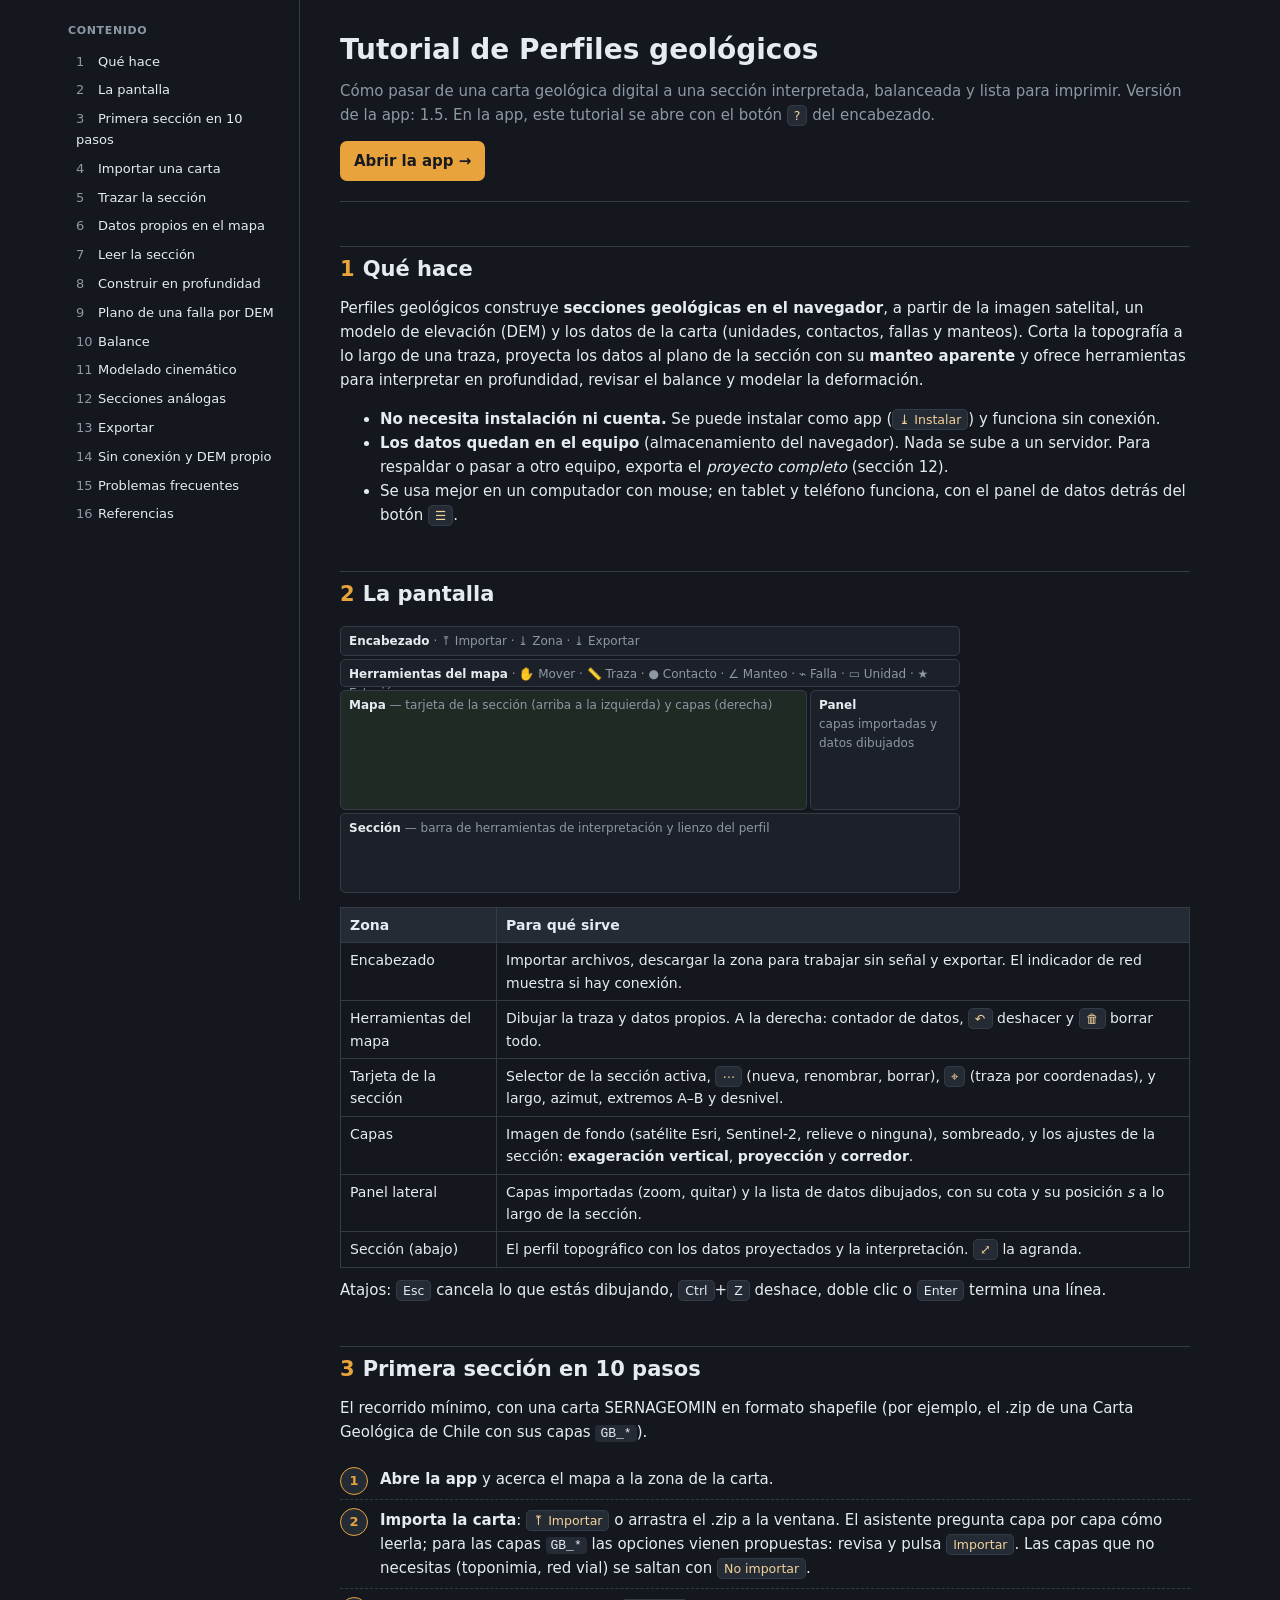
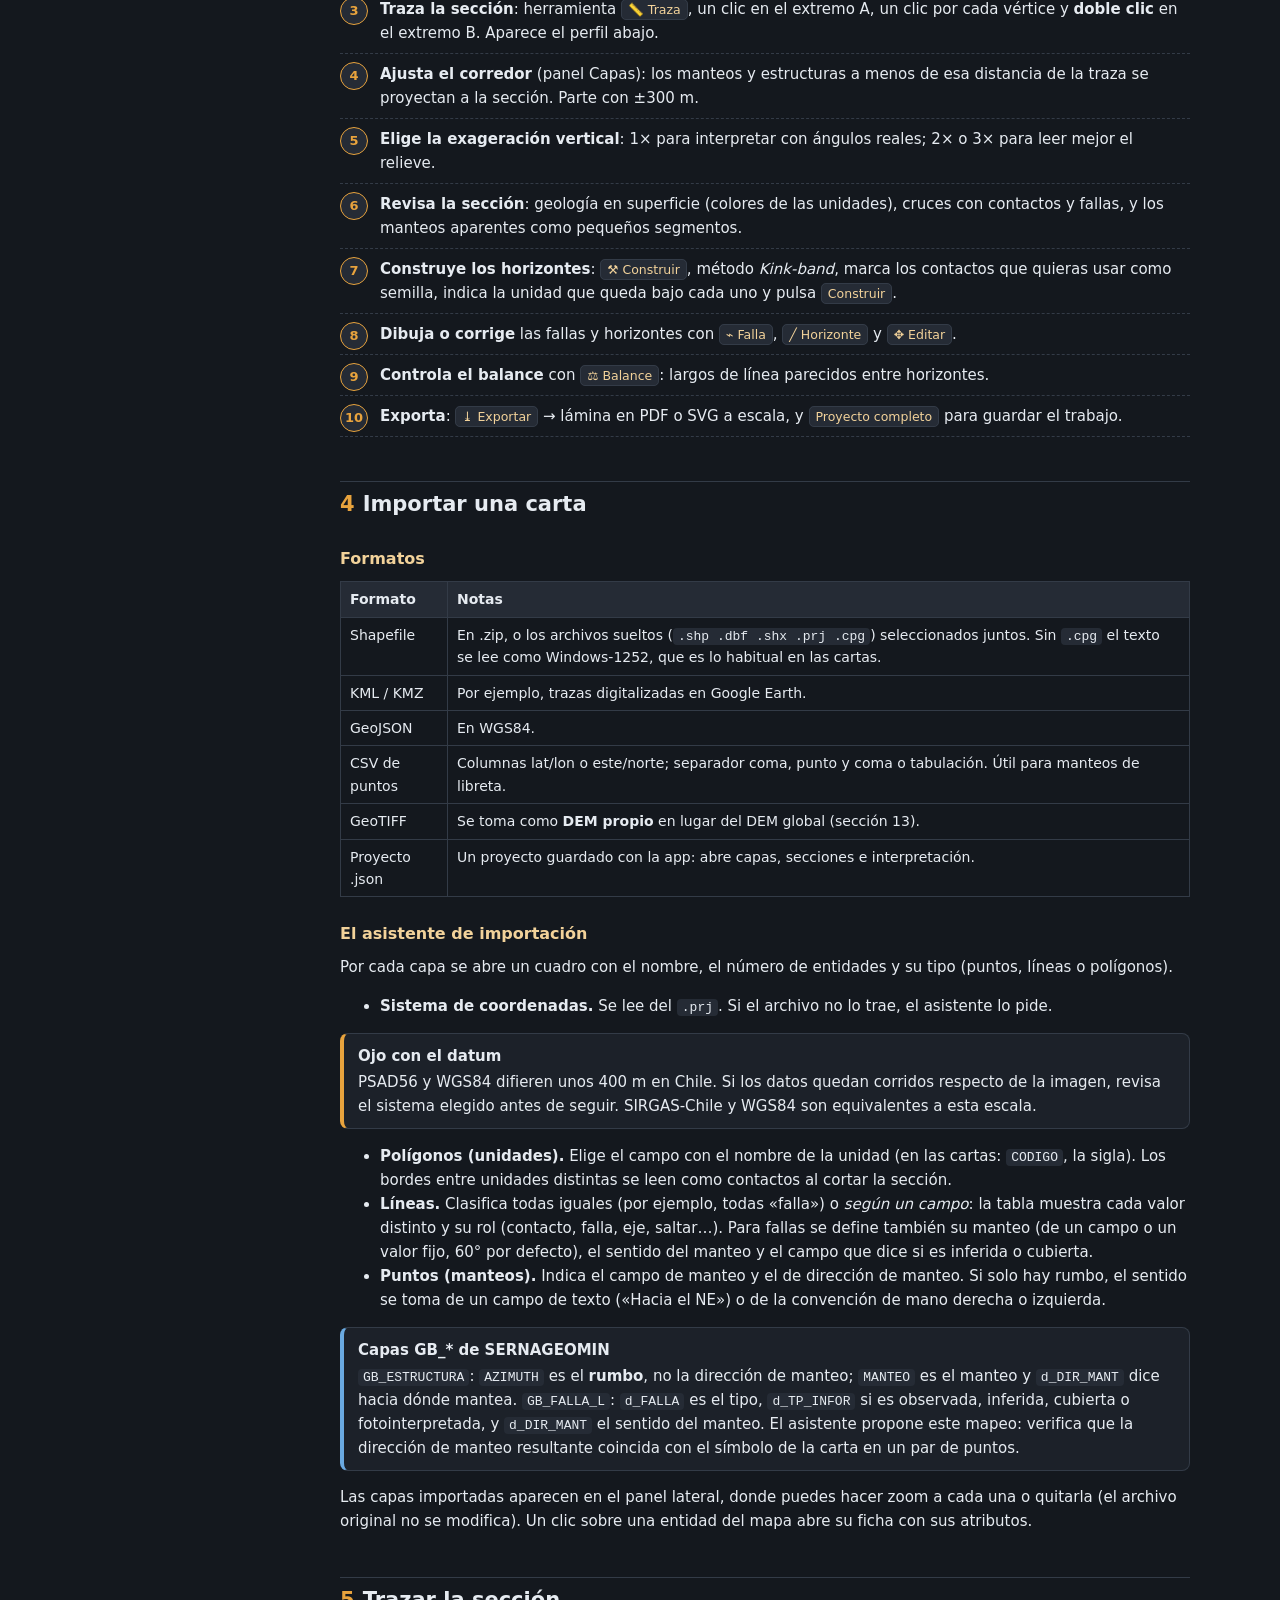
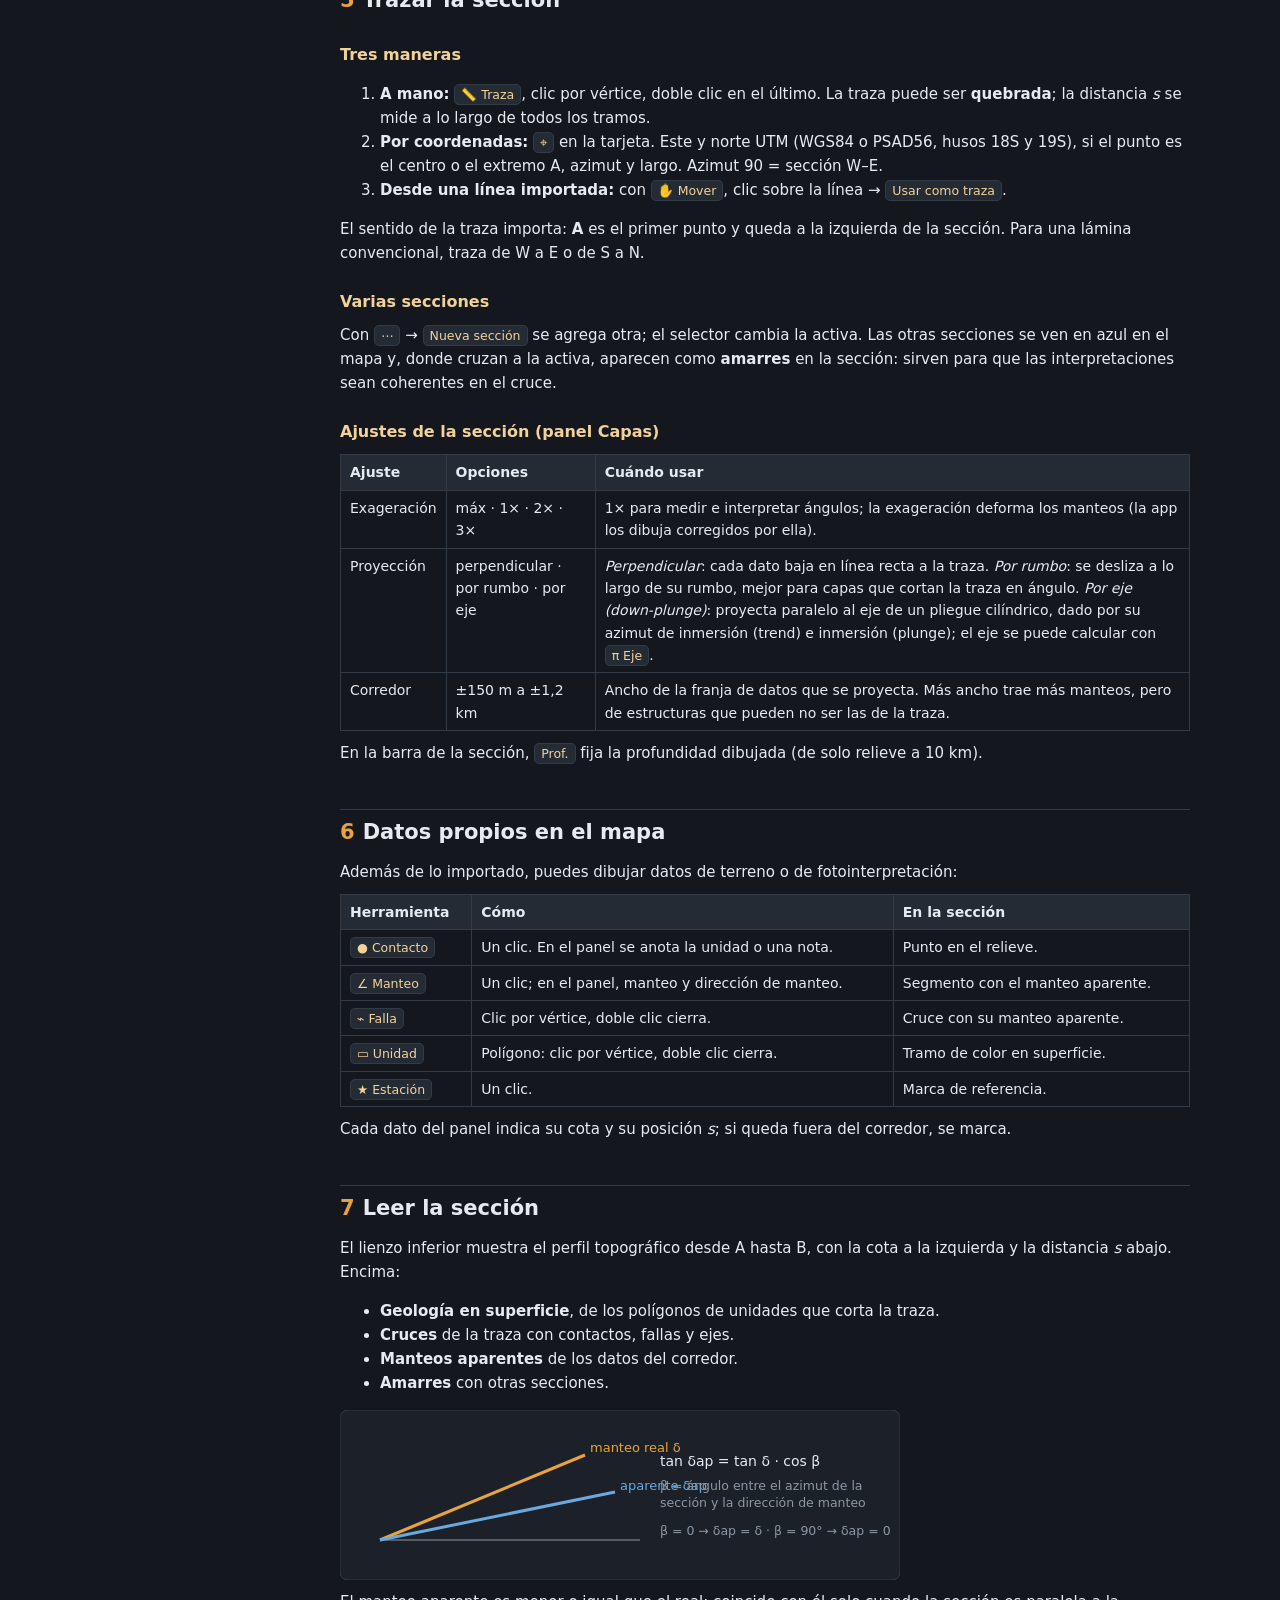
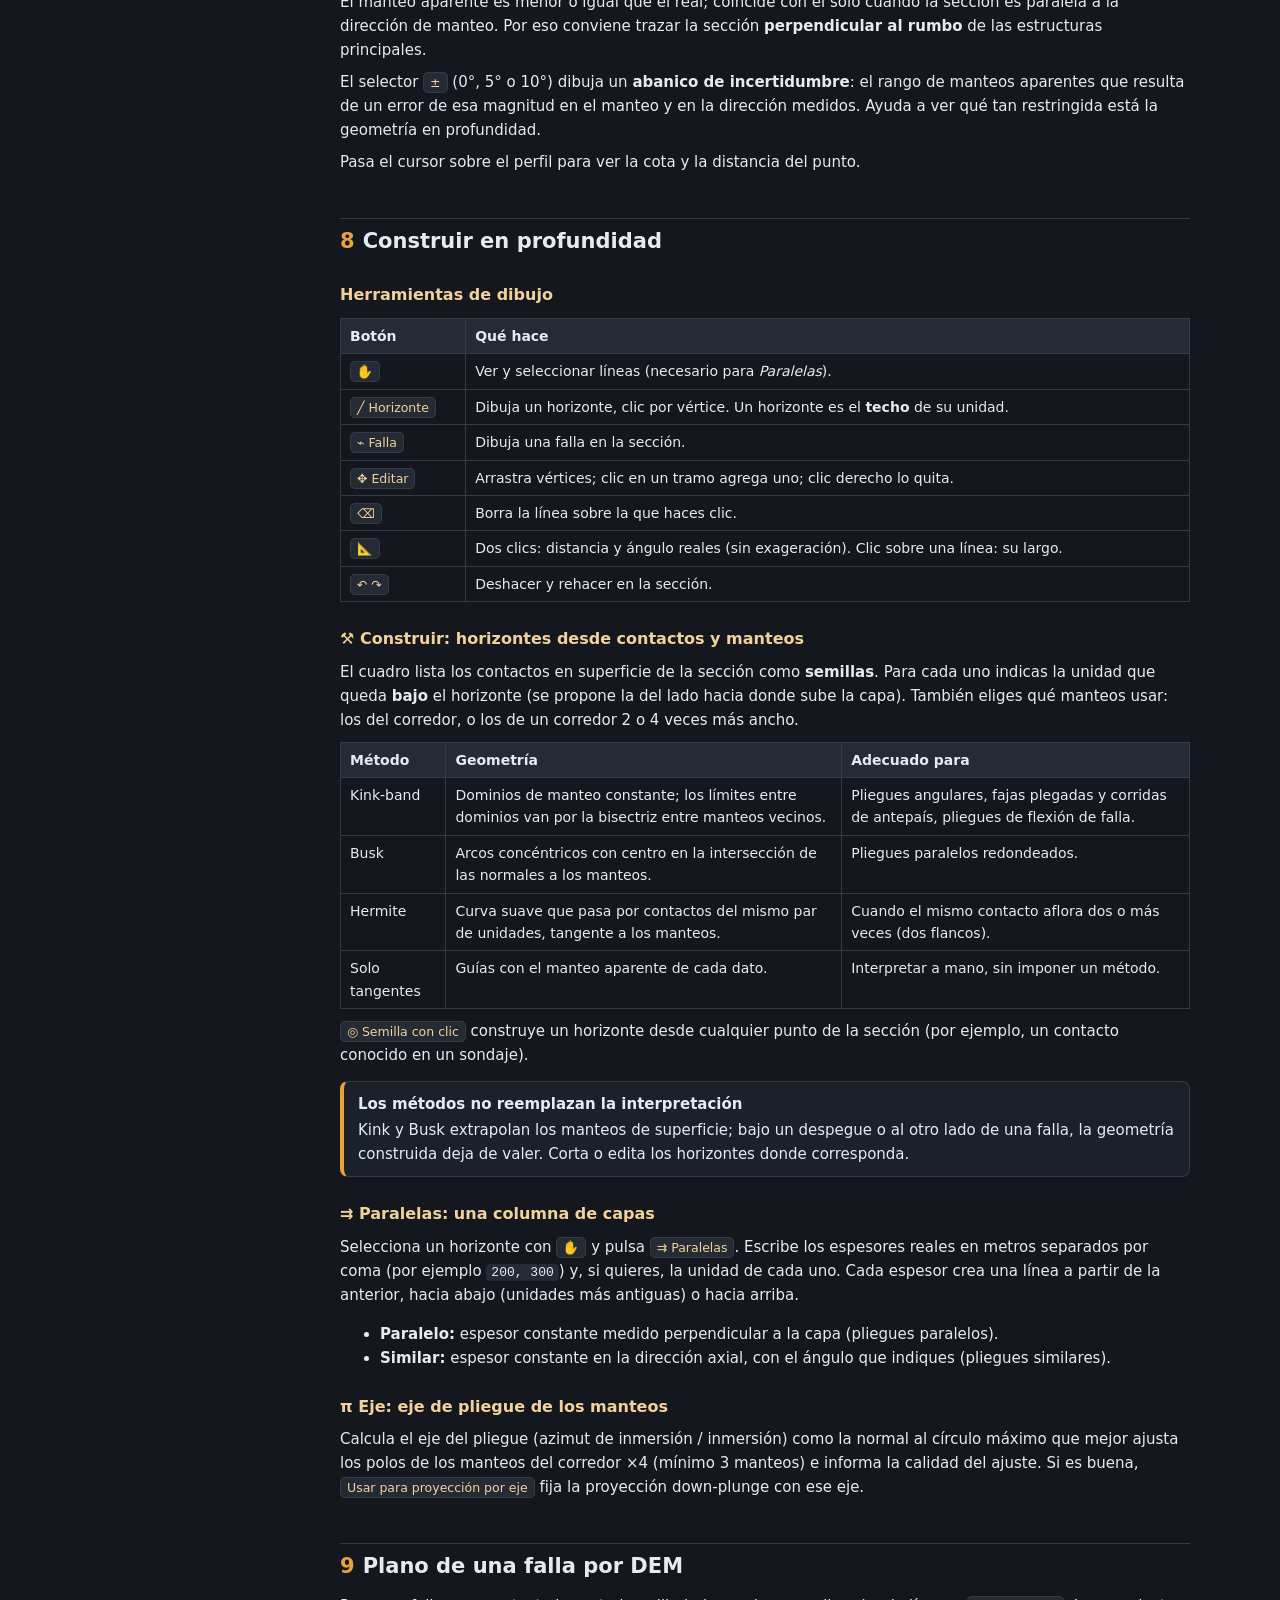
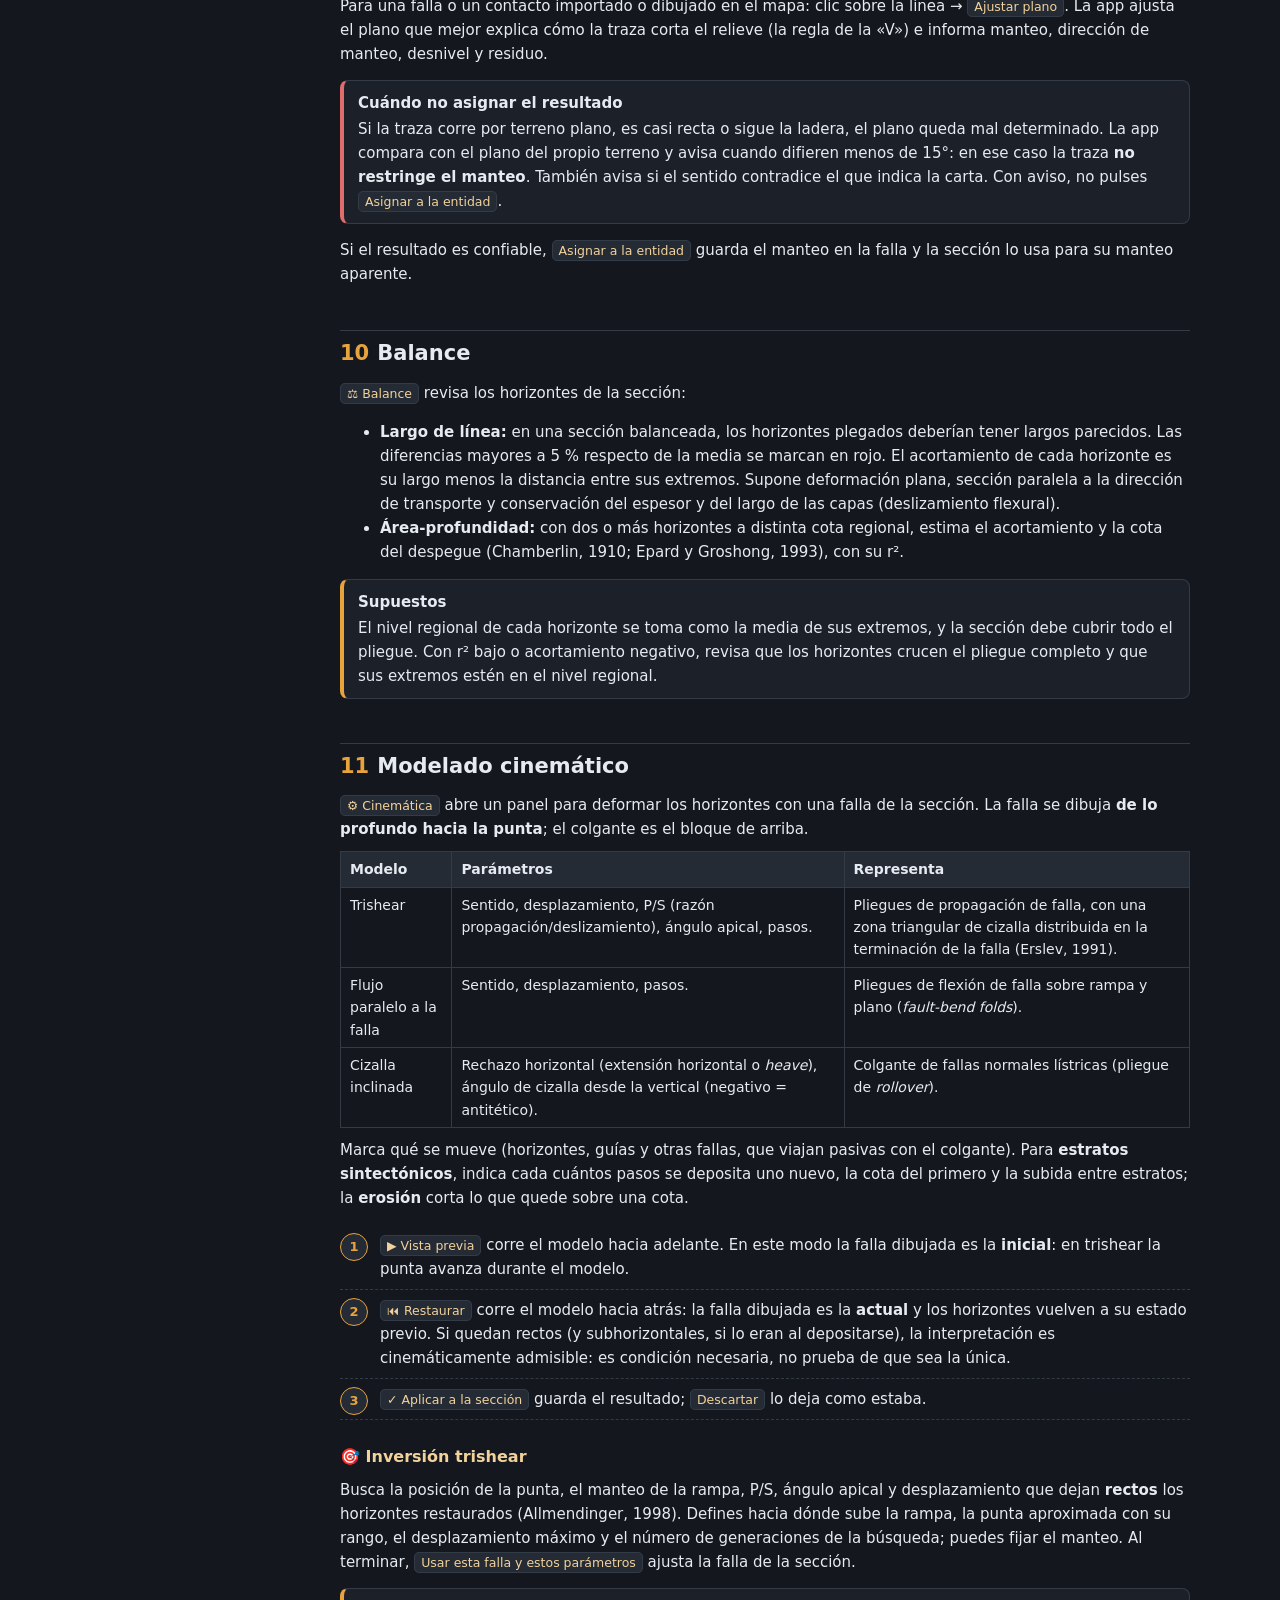
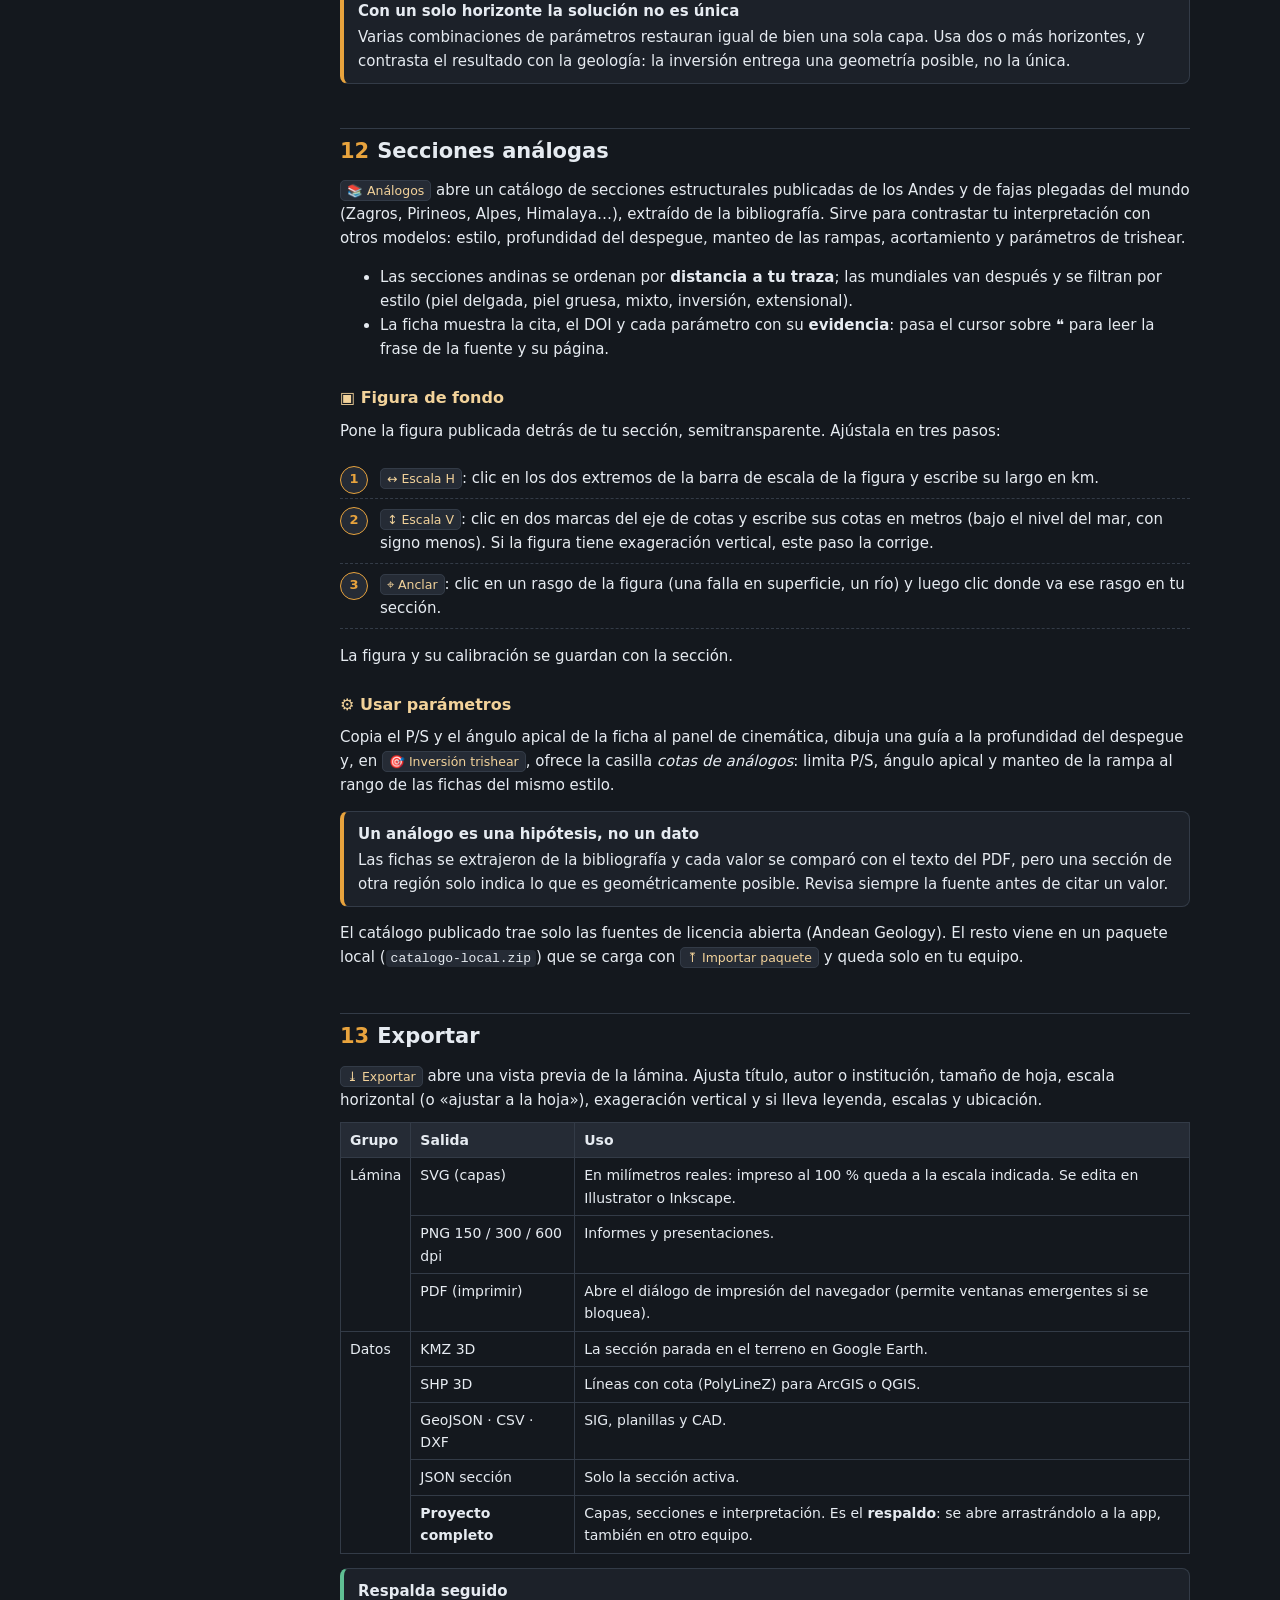
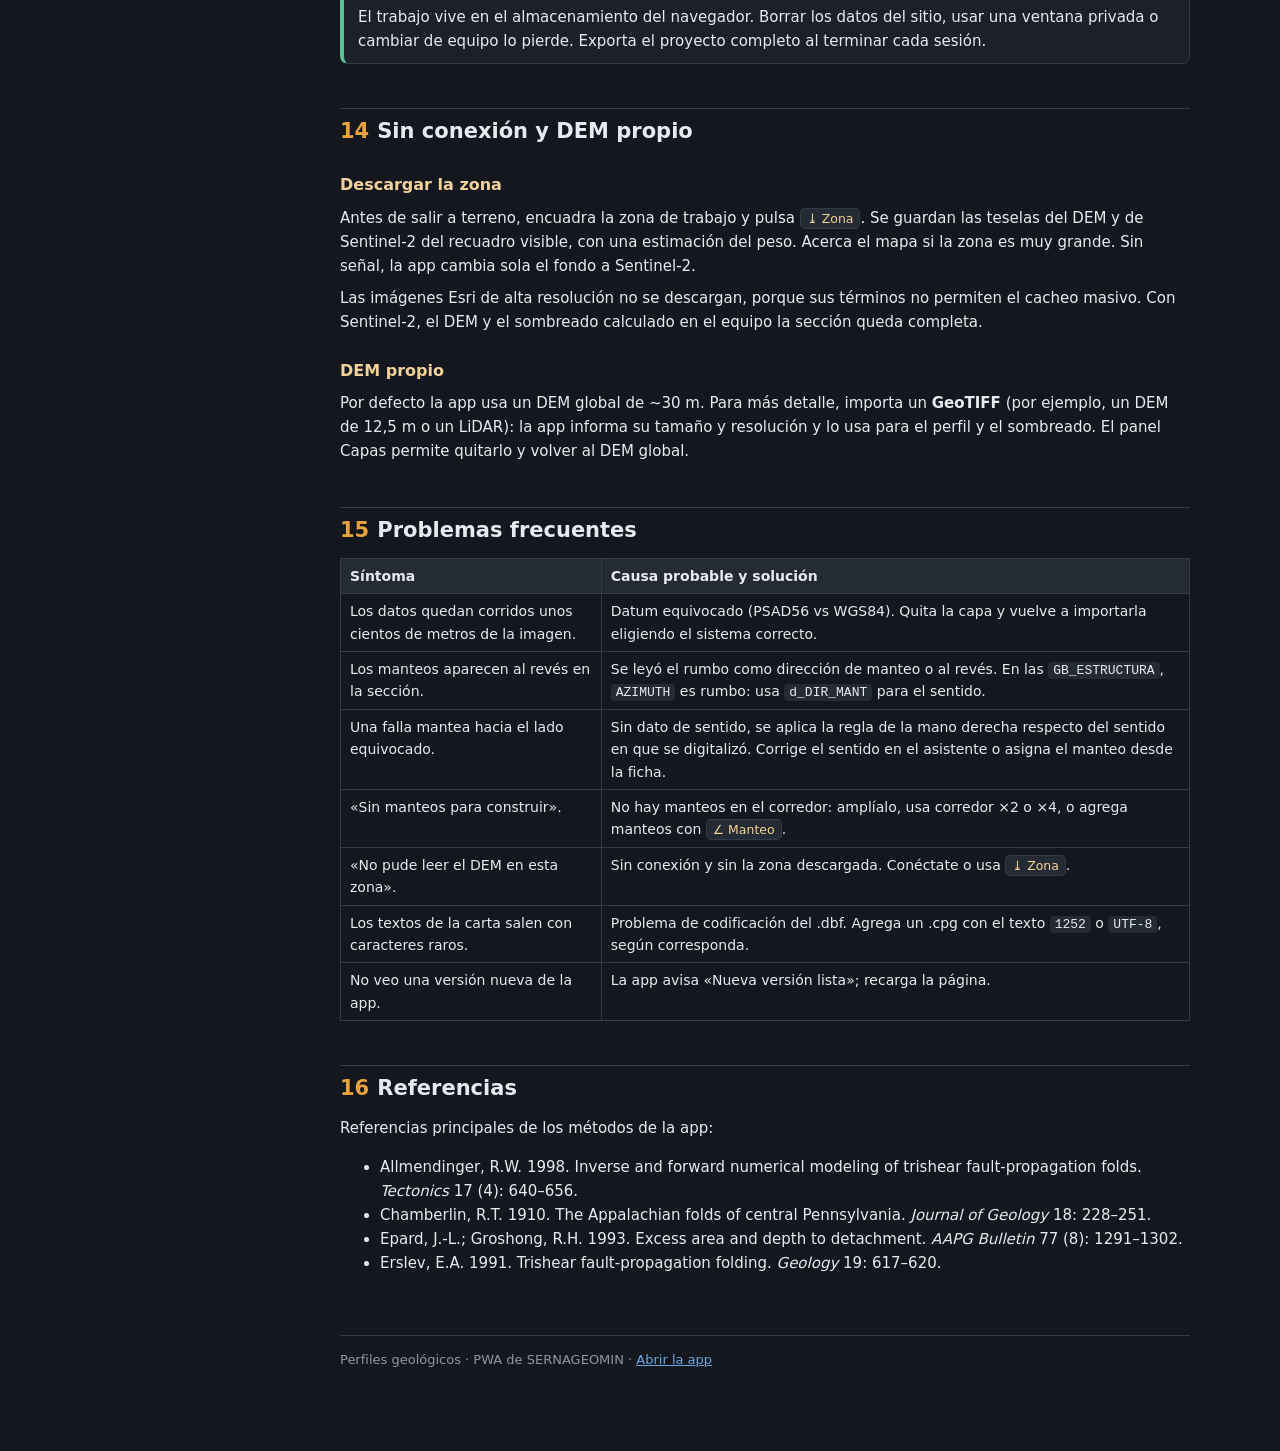
<file: tutorial.html>
<!DOCTYPE html>
<html lang="es">
<head>
<meta charset="UTF-8">
<meta name="viewport" content="width=device-width, initial-scale=1.0">
<title>Tutorial · Perfiles geológicos</title>
<meta name="description" content="Guía paso a paso de la PWA Perfiles geológicos: importar una carta, trazar la sección, construir en profundidad, balancear, modelar y exportar.">
<meta name="theme-color" content="#14181e">
<meta name="color-scheme" content="dark">
<link rel="icon" href="icons/icon-192.png" sizes="192x192" type="image/png">
<style>
:root{--bg:#14181e;--panel:#1c2129;--panel2:#252b35;--line:#333b47;--ink:#e6ebf1;--muted:#8d98a5;--accent:#e8a33d;--ok:#5fbf93;--bad:#e06c6c;--blue:#6aa9e0}
*{box-sizing:border-box}
html{scroll-behavior:smooth;scroll-padding-top:16px}
body{margin:0;background:var(--bg);color:var(--ink);font:15px/1.6 "Segoe UI",system-ui,sans-serif}
.wrap{display:grid;grid-template-columns:250px minmax(0,1fr);max-width:1180px;margin:0 auto}
nav.toc{position:sticky;top:0;align-self:start;height:100vh;overflow:auto;padding:22px 14px 30px 18px;border-right:1px solid var(--line);font-size:13px}
nav.toc b{display:block;color:var(--muted);font-size:11px;text-transform:uppercase;letter-spacing:.06em;margin:0 0 8px}
nav.toc a{display:block;color:var(--ink);text-decoration:none;padding:4px 8px;border-radius:6px}
nav.toc a:hover{background:var(--panel2)}
nav.toc a span{color:var(--muted);display:inline-block;width:22px}
main{padding:28px 40px 80px;min-width:0}
header.hero{border-bottom:1px solid var(--line);padding-bottom:20px;margin-bottom:10px}
h1{font-size:28px;margin:0 0 6px}
h2{font-size:21px;margin:44px 0 10px;padding-top:6px;border-top:1px solid var(--line)}
h2 .n{color:var(--accent);margin-right:8px}
h3{font-size:16px;margin:24px 0 6px;color:#f2d29a}
p{margin:8px 0}
a{color:var(--blue)}
.sub{color:var(--muted);margin:0}
.btnlink{display:inline-block;margin-top:14px;background:var(--accent);color:#161a20;font-weight:700;text-decoration:none;padding:8px 14px;border-radius:7px}
kbd,.ui{font:12.5px/1 "Segoe UI",system-ui,sans-serif;background:var(--panel2);border:1px solid var(--line);border-radius:5px;padding:2px 6px;white-space:nowrap}
.ui{color:#f2d29a}
code{font:13px Consolas,monospace;background:var(--panel2);padding:1px 5px;border-radius:4px}
ol.steps{counter-reset:s;list-style:none;padding:0}
ol.steps>li{counter-increment:s;position:relative;padding:8px 0 8px 40px;border-bottom:1px dashed var(--line)}
ol.steps>li::before{content:counter(s);position:absolute;left:0;top:8px;width:26px;height:26px;border-radius:50%;background:var(--panel2);border:1px solid var(--accent);color:var(--accent);font-weight:700;font-size:13px;display:flex;align-items:center;justify-content:center}
.box{background:var(--panel);border:1px solid var(--line);border-left:4px solid var(--blue);border-radius:8px;padding:10px 14px;margin:14px 0}
.box.warn{border-left-color:var(--accent)}
.box.bad{border-left-color:var(--bad)}
.box.ok{border-left-color:var(--ok)}
.box>b:first-child{display:block;margin-bottom:2px}
table{border-collapse:collapse;width:100%;margin:10px 0;font-size:14px}
th,td{border:1px solid var(--line);padding:6px 9px;text-align:left;vertical-align:top}
th{background:var(--panel2);font-weight:600}
.screen{display:grid;grid-template-columns:1fr 150px;grid-template-rows:30px 28px 120px 80px;gap:3px;max-width:620px;margin:14px 0;font-size:12px}
.screen div{background:var(--panel);border:1px solid var(--line);border-radius:5px;padding:5px 8px;color:var(--muted)}
.screen div b{color:var(--ink)}
.screen .h{grid-column:1/3}.screen .t{grid-column:1/3}.screen .f{grid-column:1/3}
.screen .m{background:#1f2a24}
.fig{display:block;max-width:100%;height:auto;margin:10px 0}
footer{margin-top:60px;color:var(--muted);font-size:13px;border-top:1px solid var(--line);padding-top:14px}
@media (max-width:860px){
  .wrap{display:block}
  nav.toc{position:static;height:auto;border-right:0;border-bottom:1px solid var(--line);padding:14px 16px;columns:2;column-gap:12px}
  nav.toc b{column-span:all}
  main{padding:20px 16px 60px}
  h1{font-size:23px}
  table{display:block;overflow-x:auto}
  .screen{grid-template-columns:1fr 90px}
}
@media print{nav.toc{display:none}.wrap{display:block}body{background:#fff;color:#111}.box,th,.screen div{background:#f4f4f4;color:#111}h3{color:#7a4b00}}
</style>
</head>
<body>
<div class="wrap">
<nav class="toc" aria-label="Contenido">
  <b>Contenido</b>
  <a href="#que"><span>1</span>Qué hace</a>
  <a href="#pantalla"><span>2</span>La pantalla</a>
  <a href="#rapido"><span>3</span>Primera sección en 10 pasos</a>
  <a href="#importar"><span>4</span>Importar una carta</a>
  <a href="#traza"><span>5</span>Trazar la sección</a>
  <a href="#datos"><span>6</span>Datos propios en el mapa</a>
  <a href="#leer"><span>7</span>Leer la sección</a>
  <a href="#construir"><span>8</span>Construir en profundidad</a>
  <a href="#plano"><span>9</span>Plano de una falla por DEM</a>
  <a href="#balance"><span>10</span>Balance</a>
  <a href="#cinematica"><span>11</span>Modelado cinemático</a>
  <a href="#analogos"><span>12</span>Secciones análogas</a>
  <a href="#exportar"><span>13</span>Exportar</a>
  <a href="#offline"><span>14</span>Sin conexión y DEM propio</a>
  <a href="#problemas"><span>15</span>Problemas frecuentes</a>
  <a href="#refs"><span>16</span>Referencias</a>
</nav>

<main>
<header class="hero">
  <h1>Tutorial de Perfiles geológicos</h1>
  <p class="sub">Cómo pasar de una carta geológica digital a una sección interpretada, balanceada y lista para imprimir. Versión de la app: 1.5. En la app, este tutorial se abre con el botón <span class="ui">?</span> del encabezado.</p>
  <a class="btnlink" href="./">Abrir la app →</a>
</header>

<!-- 1 -->
<h2 id="que"><span class="n">1</span>Qué hace</h2>
<p>Perfiles geológicos construye <b>secciones geológicas en el navegador</b>, a partir de la imagen satelital, un modelo de elevación (DEM) y los datos de la carta (unidades, contactos, fallas y manteos). Corta la topografía a lo largo de una traza, proyecta los datos al plano de la sección con su <b>manteo aparente</b> y ofrece herramientas para interpretar en profundidad, revisar el balance y modelar la deformación.</p>
<ul>
  <li><b>No necesita instalación ni cuenta.</b> Se puede instalar como app (<span class="ui">⤓ Instalar</span>) y funciona sin conexión.</li>
  <li><b>Los datos quedan en el equipo</b> (almacenamiento del navegador). Nada se sube a un servidor. Para respaldar o pasar a otro equipo, exporta el <i>proyecto completo</i> (sección 12).</li>
  <li>Se usa mejor en un computador con mouse; en tablet y teléfono funciona, con el panel de datos detrás del botón <span class="ui">☰</span>.</li>
</ul>

<!-- 2 -->
<h2 id="pantalla"><span class="n">2</span>La pantalla</h2>
<div class="screen" aria-hidden="true">
  <div class="h"><b>Encabezado</b> · ⤒ Importar · ⤓ Zona · ⤓ Exportar</div>
  <div class="t"><b>Herramientas del mapa</b> · ✋ Mover · 📏 Traza · ● Contacto · ∠ Manteo · ⌁ Falla · ▭ Unidad · ★ Estación</div>
  <div class="m"><b>Mapa</b> — tarjeta de la sección (arriba a la izquierda) y capas (derecha)</div>
  <div><b>Panel</b><br>capas importadas y datos dibujados</div>
  <div class="f"><b>Sección</b> — barra de herramientas de interpretación y lienzo del perfil</div>
</div>
<table>
  <tr><th>Zona</th><th>Para qué sirve</th></tr>
  <tr><td>Encabezado</td><td>Importar archivos, descargar la zona para trabajar sin señal y exportar. El indicador de red muestra si hay conexión.</td></tr>
  <tr><td>Herramientas del mapa</td><td>Dibujar la traza y datos propios. A la derecha: contador de datos, <span class="ui">↶</span> deshacer y <span class="ui">🗑</span> borrar todo.</td></tr>
  <tr><td>Tarjeta de la sección</td><td>Selector de la sección activa, <span class="ui">⋯</span> (nueva, renombrar, borrar), <span class="ui">⌖</span> (traza por coordenadas), y largo, azimut, extremos A–B y desnivel.</td></tr>
  <tr><td>Capas</td><td>Imagen de fondo (satélite Esri, Sentinel-2, relieve o ninguna), sombreado, y los ajustes de la sección: <b>exageración vertical</b>, <b>proyección</b> y <b>corredor</b>.</td></tr>
  <tr><td>Panel lateral</td><td>Capas importadas (zoom, quitar) y la lista de datos dibujados, con su cota y su posición <i>s</i> a lo largo de la sección.</td></tr>
  <tr><td>Sección (abajo)</td><td>El perfil topográfico con los datos proyectados y la interpretación. <span class="ui">⤢</span> la agranda.</td></tr>
</table>
<p>Atajos: <kbd>Esc</kbd> cancela lo que estás dibujando, <kbd>Ctrl</kbd>+<kbd>Z</kbd> deshace, doble clic o <kbd>Enter</kbd> termina una línea.</p>

<!-- 3 -->
<h2 id="rapido"><span class="n">3</span>Primera sección en 10 pasos</h2>
<p>El recorrido mínimo, con una carta SERNAGEOMIN en formato shapefile (por ejemplo, el .zip de una Carta Geológica de Chile con sus capas <code>GB_*</code>).</p>
<ol class="steps">
  <li><b>Abre la app</b> y acerca el mapa a la zona de la carta.</li>
  <li><b>Importa la carta</b>: <span class="ui">⤒ Importar</span> o arrastra el .zip a la ventana. El asistente pregunta capa por capa cómo leerla; para las capas <code>GB_*</code> las opciones vienen propuestas: revisa y pulsa <span class="ui">Importar</span>. Las capas que no necesitas (toponimia, red vial) se saltan con <span class="ui">No importar</span>.</li>
  <li><b>Traza la sección</b>: herramienta <span class="ui">📏 Traza</span>, un clic en el extremo A, un clic por cada vértice y <b>doble clic</b> en el extremo B. Aparece el perfil abajo.</li>
  <li><b>Ajusta el corredor</b> (panel Capas): los manteos y estructuras a menos de esa distancia de la traza se proyectan a la sección. Parte con ±300 m.</li>
  <li><b>Elige la exageración vertical</b>: 1× para interpretar con ángulos reales; 2× o 3× para leer mejor el relieve.</li>
  <li><b>Revisa la sección</b>: geología en superficie (colores de las unidades), cruces con contactos y fallas, y los manteos aparentes como pequeños segmentos.</li>
  <li><b>Construye los horizontes</b>: <span class="ui">⚒ Construir</span>, método <i>Kink-band</i>, marca los contactos que quieras usar como semilla, indica la unidad que queda bajo cada uno y pulsa <span class="ui">Construir</span>.</li>
  <li><b>Dibuja o corrige</b> las fallas y horizontes con <span class="ui">⌁ Falla</span>, <span class="ui">╱ Horizonte</span> y <span class="ui">✥ Editar</span>.</li>
  <li><b>Controla el balance</b> con <span class="ui">⚖ Balance</span>: largos de línea parecidos entre horizontes.</li>
  <li><b>Exporta</b>: <span class="ui">⤓ Exportar</span> → lámina en PDF o SVG a escala, y <span class="ui">Proyecto completo</span> para guardar el trabajo.</li>
</ol>

<!-- 4 -->
<h2 id="importar"><span class="n">4</span>Importar una carta</h2>
<h3>Formatos</h3>
<table>
  <tr><th>Formato</th><th>Notas</th></tr>
  <tr><td>Shapefile</td><td>En .zip, o los archivos sueltos (<code>.shp .dbf .shx .prj .cpg</code>) seleccionados juntos. Sin <code>.cpg</code> el texto se lee como Windows-1252, que es lo habitual en las cartas.</td></tr>
  <tr><td>KML / KMZ</td><td>Por ejemplo, trazas digitalizadas en Google Earth.</td></tr>
  <tr><td>GeoJSON</td><td>En WGS84.</td></tr>
  <tr><td>CSV de puntos</td><td>Columnas lat/lon o este/norte; separador coma, punto y coma o tabulación. Útil para manteos de libreta.</td></tr>
  <tr><td>GeoTIFF</td><td>Se toma como <b>DEM propio</b> en lugar del DEM global (sección 13).</td></tr>
  <tr><td>Proyecto .json</td><td>Un proyecto guardado con la app: abre capas, secciones e interpretación.</td></tr>
</table>

<h3>El asistente de importación</h3>
<p>Por cada capa se abre un cuadro con el nombre, el número de entidades y su tipo (puntos, líneas o polígonos).</p>
<ul>
  <li><b>Sistema de coordenadas.</b> Se lee del <code>.prj</code>. Si el archivo no lo trae, el asistente lo pide.</li>
</ul>
<div class="box warn"><b>Ojo con el datum</b>PSAD56 y WGS84 difieren unos 400 m en Chile. Si los datos quedan corridos respecto de la imagen, revisa el sistema elegido antes de seguir. SIRGAS-Chile y WGS84 son equivalentes a esta escala.</div>
<ul>
  <li><b>Polígonos (unidades).</b> Elige el campo con el nombre de la unidad (en las cartas: <code>CODIGO</code>, la sigla). Los bordes entre unidades distintas se leen como contactos al cortar la sección.</li>
  <li><b>Líneas.</b> Clasifica todas iguales (por ejemplo, todas «falla») o <i>según un campo</i>: la tabla muestra cada valor distinto y su rol (contacto, falla, eje, saltar…). Para fallas se define también su manteo (de un campo o un valor fijo, 60° por defecto), el sentido del manteo y el campo que dice si es inferida o cubierta.</li>
  <li><b>Puntos (manteos).</b> Indica el campo de manteo y el de dirección de manteo. Si solo hay rumbo, el sentido se toma de un campo de texto («Hacia el NE») o de la convención de mano derecha o izquierda.</li>
</ul>
<div class="box"><b>Capas GB_* de SERNAGEOMIN</b>
<code>GB_ESTRUCTURA</code>: <code>AZIMUTH</code> es el <b>rumbo</b>, no la dirección de manteo; <code>MANTEO</code> es el manteo y <code>d_DIR_MANT</code> dice hacia dónde mantea. <code>GB_FALLA_L</code>: <code>d_FALLA</code> es el tipo, <code>d_TP_INFOR</code> si es observada, inferida, cubierta o fotointerpretada, y <code>d_DIR_MANT</code> el sentido del manteo. El asistente propone este mapeo: verifica que la dirección de manteo resultante coincida con el símbolo de la carta en un par de puntos.</div>
<p>Las capas importadas aparecen en el panel lateral, donde puedes hacer zoom a cada una o quitarla (el archivo original no se modifica). Un clic sobre una entidad del mapa abre su ficha con sus atributos.</p>

<!-- 5 -->
<h2 id="traza"><span class="n">5</span>Trazar la sección</h2>
<h3>Tres maneras</h3>
<ol>
  <li><b>A mano:</b> <span class="ui">📏 Traza</span>, clic por vértice, doble clic en el último. La traza puede ser <b>quebrada</b>; la distancia <i>s</i> se mide a lo largo de todos los tramos.</li>
  <li><b>Por coordenadas:</b> <span class="ui">⌖</span> en la tarjeta. Este y norte UTM (WGS84 o PSAD56, husos 18S y 19S), si el punto es el centro o el extremo A, azimut y largo. Azimut 90 = sección W–E.</li>
  <li><b>Desde una línea importada:</b> con <span class="ui">✋ Mover</span>, clic sobre la línea → <span class="ui">Usar como traza</span>.</li>
</ol>
<p>El sentido de la traza importa: <b>A</b> es el primer punto y queda a la izquierda de la sección. Para una lámina convencional, traza de W a E o de S a N.</p>

<h3>Varias secciones</h3>
<p>Con <span class="ui">⋯</span> → <span class="ui">Nueva sección</span> se agrega otra; el selector cambia la activa. Las otras secciones se ven en azul en el mapa y, donde cruzan a la activa, aparecen como <b>amarres</b> en la sección: sirven para que las interpretaciones sean coherentes en el cruce.</p>

<h3>Ajustes de la sección (panel Capas)</h3>
<table>
  <tr><th>Ajuste</th><th>Opciones</th><th>Cuándo usar</th></tr>
  <tr><td>Exageración</td><td>máx · 1× · 2× · 3×</td><td>1× para medir e interpretar ángulos; la exageración deforma los manteos (la app los dibuja corregidos por ella).</td></tr>
  <tr><td>Proyección</td><td>perpendicular · por rumbo · por eje</td><td><i>Perpendicular</i>: cada dato baja en línea recta a la traza. <i>Por rumbo</i>: se desliza a lo largo de su rumbo, mejor para capas que cortan la traza en ángulo. <i>Por eje (down-plunge)</i>: proyecta paralelo al eje de un pliegue cilíndrico, dado por su azimut de inmersión (trend) e inmersión (plunge); el eje se puede calcular con <span class="ui">π Eje</span>.</td></tr>
  <tr><td>Corredor</td><td>±150 m a ±1,2 km</td><td>Ancho de la franja de datos que se proyecta. Más ancho trae más manteos, pero de estructuras que pueden no ser las de la traza.</td></tr>
</table>
<p>En la barra de la sección, <span class="ui">Prof.</span> fija la profundidad dibujada (de solo relieve a 10 km).</p>

<!-- 6 -->
<h2 id="datos"><span class="n">6</span>Datos propios en el mapa</h2>
<p>Además de lo importado, puedes dibujar datos de terreno o de fotointerpretación:</p>
<table>
  <tr><th>Herramienta</th><th>Cómo</th><th>En la sección</th></tr>
  <tr><td><span class="ui">● Contacto</span></td><td>Un clic. En el panel se anota la unidad o una nota.</td><td>Punto en el relieve.</td></tr>
  <tr><td><span class="ui">∠ Manteo</span></td><td>Un clic; en el panel, manteo y dirección de manteo.</td><td>Segmento con el manteo aparente.</td></tr>
  <tr><td><span class="ui">⌁ Falla</span></td><td>Clic por vértice, doble clic cierra.</td><td>Cruce con su manteo aparente.</td></tr>
  <tr><td><span class="ui">▭ Unidad</span></td><td>Polígono: clic por vértice, doble clic cierra.</td><td>Tramo de color en superficie.</td></tr>
  <tr><td><span class="ui">★ Estación</span></td><td>Un clic.</td><td>Marca de referencia.</td></tr>
</table>
<p>Cada dato del panel indica su cota y su posición <i>s</i>; si queda fuera del corredor, se marca.</p>

<!-- 7 -->
<h2 id="leer"><span class="n">7</span>Leer la sección</h2>
<p>El lienzo inferior muestra el perfil topográfico desde A hasta B, con la cota a la izquierda y la distancia <i>s</i> abajo. Encima:</p>
<ul>
  <li><b>Geología en superficie</b>, de los polígonos de unidades que corta la traza.</li>
  <li><b>Cruces</b> de la traza con contactos, fallas y ejes.</li>
  <li><b>Manteos aparentes</b> de los datos del corredor.</li>
  <li><b>Amarres</b> con otras secciones.</li>
</ul>
<svg class="fig" viewBox="0 0 560 170" width="560" role="img" aria-label="Manteo real y aparente">
  <rect x="0" y="0" width="560" height="170" rx="8" fill="#1c2129" stroke="#333b47"/>
  <line x1="40" y1="130" x2="300" y2="130" stroke="#8d98a5"/>
  <line x1="40" y1="130" x2="245" y2="45" stroke="#e8a33d" stroke-width="3"/>
  <line x1="40" y1="130" x2="275" y2="82" stroke="#6aa9e0" stroke-width="3"/>
  <text x="250" y="42" fill="#e8a33d" font-size="13">manteo real δ</text>
  <text x="280" y="80" fill="#6aa9e0" font-size="13">aparente δap</text>
  <text x="320" y="56" fill="#e6ebf1" font-size="14">tan δap = tan δ · cos β</text>
  <text x="320" y="80" fill="#8d98a5" font-size="12.5">β = ángulo entre el azimut de la</text>
  <text x="320" y="97" fill="#8d98a5" font-size="12.5">sección y la dirección de manteo</text>
  <text x="320" y="125" fill="#8d98a5" font-size="12.5">β = 0 → δap = δ · β = 90° → δap = 0</text>
</svg>
<p>El manteo aparente es menor o igual que el real; coincide con él solo cuando la sección es paralela a la dirección de manteo. Por eso conviene trazar la sección <b>perpendicular al rumbo</b> de las estructuras principales.</p>
<p>El selector <span class="ui">±</span> (0°, 5° o 10°) dibuja un <b>abanico de incertidumbre</b>: el rango de manteos aparentes que resulta de un error de esa magnitud en el manteo y en la dirección medidos. Ayuda a ver qué tan restringida está la geometría en profundidad.</p>
<p>Pasa el cursor sobre el perfil para ver la cota y la distancia del punto.</p>

<!-- 8 -->
<h2 id="construir"><span class="n">8</span>Construir en profundidad</h2>
<h3>Herramientas de dibujo</h3>
<table>
  <tr><th>Botón</th><th>Qué hace</th></tr>
  <tr><td><span class="ui">✋</span></td><td>Ver y seleccionar líneas (necesario para <i>Paralelas</i>).</td></tr>
  <tr><td><span class="ui">╱ Horizonte</span></td><td>Dibuja un horizonte, clic por vértice. Un horizonte es el <b>techo</b> de su unidad.</td></tr>
  <tr><td><span class="ui">⌁ Falla</span></td><td>Dibuja una falla en la sección.</td></tr>
  <tr><td><span class="ui">✥ Editar</span></td><td>Arrastra vértices; clic en un tramo agrega uno; clic derecho lo quita.</td></tr>
  <tr><td><span class="ui">⌫</span></td><td>Borra la línea sobre la que haces clic.</td></tr>
  <tr><td><span class="ui">📐</span></td><td>Dos clics: distancia y ángulo reales (sin exageración). Clic sobre una línea: su largo.</td></tr>
  <tr><td><span class="ui">↶ ↷</span></td><td>Deshacer y rehacer en la sección.</td></tr>
</table>

<h3>⚒ Construir: horizontes desde contactos y manteos</h3>
<p>El cuadro lista los contactos en superficie de la sección como <b>semillas</b>. Para cada uno indicas la unidad que queda <b>bajo</b> el horizonte (se propone la del lado hacia donde sube la capa). También eliges qué manteos usar: los del corredor, o los de un corredor 2 o 4 veces más ancho.</p>
<table>
  <tr><th>Método</th><th>Geometría</th><th>Adecuado para</th></tr>
  <tr><td>Kink-band</td><td>Dominios de manteo constante; los límites entre dominios van por la bisectriz entre manteos vecinos.</td><td>Pliegues angulares, fajas plegadas y corridas de antepaís, pliegues de flexión de falla.</td></tr>
  <tr><td>Busk</td><td>Arcos concéntricos con centro en la intersección de las normales a los manteos.</td><td>Pliegues paralelos redondeados.</td></tr>
  <tr><td>Hermite</td><td>Curva suave que pasa por contactos del mismo par de unidades, tangente a los manteos.</td><td>Cuando el mismo contacto aflora dos o más veces (dos flancos).</td></tr>
  <tr><td>Solo tangentes</td><td>Guías con el manteo aparente de cada dato.</td><td>Interpretar a mano, sin imponer un método.</td></tr>
</table>
<p><span class="ui">◎ Semilla con clic</span> construye un horizonte desde cualquier punto de la sección (por ejemplo, un contacto conocido en un sondaje).</p>
<div class="box warn"><b>Los métodos no reemplazan la interpretación</b>Kink y Busk extrapolan los manteos de superficie; bajo un despegue o al otro lado de una falla, la geometría construida deja de valer. Corta o edita los horizontes donde corresponda.</div>

<h3>⇉ Paralelas: una columna de capas</h3>
<p>Selecciona un horizonte con <span class="ui">✋</span> y pulsa <span class="ui">⇉ Paralelas</span>. Escribe los espesores reales en metros separados por coma (por ejemplo <code>200, 300</code>) y, si quieres, la unidad de cada uno. Cada espesor crea una línea a partir de la anterior, hacia abajo (unidades más antiguas) o hacia arriba.</p>
<ul>
  <li><b>Paralelo:</b> espesor constante medido perpendicular a la capa (pliegues paralelos).</li>
  <li><b>Similar:</b> espesor constante en la dirección axial, con el ángulo que indiques (pliegues similares).</li>
</ul>

<h3>π Eje: eje de pliegue de los manteos</h3>
<p>Calcula el eje del pliegue (azimut de inmersión / inmersión) como la normal al círculo máximo que mejor ajusta los polos de los manteos del corredor ×4 (mínimo 3 manteos) e informa la calidad del ajuste. Si es buena, <span class="ui">Usar para proyección por eje</span> fija la proyección down-plunge con ese eje.</p>

<!-- 9 -->
<h2 id="plano"><span class="n">9</span>Plano de una falla por DEM</h2>
<p>Para una falla o un contacto importado o dibujado en el mapa: clic sobre la línea → <span class="ui">Ajustar plano</span>. La app ajusta el plano que mejor explica cómo la traza corta el relieve (la regla de la «V») e informa manteo, dirección de manteo, desnivel y residuo.</p>
<div class="box bad"><b>Cuándo no asignar el resultado</b>Si la traza corre por terreno plano, es casi recta o sigue la ladera, el plano queda mal determinado. La app compara con el plano del propio terreno y avisa cuando difieren menos de 15°: en ese caso la traza <b>no restringe el manteo</b>. También avisa si el sentido contradice el que indica la carta. Con aviso, no pulses <span class="ui">Asignar a la entidad</span>.</div>
<p>Si el resultado es confiable, <span class="ui">Asignar a la entidad</span> guarda el manteo en la falla y la sección lo usa para su manteo aparente.</p>

<!-- 10 -->
<h2 id="balance"><span class="n">10</span>Balance</h2>
<p><span class="ui">⚖ Balance</span> revisa los horizontes de la sección:</p>
<ul>
  <li><b>Largo de línea:</b> en una sección balanceada, los horizontes plegados deberían tener largos parecidos. Las diferencias mayores a 5 % respecto de la media se marcan en rojo. El acortamiento de cada horizonte es su largo menos la distancia entre sus extremos. Supone deformación plana, sección paralela a la dirección de transporte y conservación del espesor y del largo de las capas (deslizamiento flexural).</li>
  <li><b>Área-profundidad:</b> con dos o más horizontes a distinta cota regional, estima el acortamiento y la cota del despegue (Chamberlin, 1910; Epard y Groshong, 1993), con su r².</li>
</ul>
<div class="box warn"><b>Supuestos</b>El nivel regional de cada horizonte se toma como la media de sus extremos, y la sección debe cubrir todo el pliegue. Con r² bajo o acortamiento negativo, revisa que los horizontes crucen el pliegue completo y que sus extremos estén en el nivel regional.</div>

<!-- 11 -->
<h2 id="cinematica"><span class="n">11</span>Modelado cinemático</h2>
<p><span class="ui">⚙ Cinemática</span> abre un panel para deformar los horizontes con una falla de la sección. La falla se dibuja <b>de lo profundo hacia la punta</b>; el colgante es el bloque de arriba.</p>
<table>
  <tr><th>Modelo</th><th>Parámetros</th><th>Representa</th></tr>
  <tr><td>Trishear</td><td>Sentido, desplazamiento, P/S (razón propagación/deslizamiento), ángulo apical, pasos.</td><td>Pliegues de propagación de falla, con una zona triangular de cizalla distribuida en la terminación de la falla (Erslev, 1991).</td></tr>
  <tr><td>Flujo paralelo a la falla</td><td>Sentido, desplazamiento, pasos.</td><td>Pliegues de flexión de falla sobre rampa y plano (<i>fault-bend folds</i>).</td></tr>
  <tr><td>Cizalla inclinada</td><td>Rechazo horizontal (extensión horizontal o <i>heave</i>), ángulo de cizalla desde la vertical (negativo = antitético).</td><td>Colgante de fallas normales lístricas (pliegue de <i>rollover</i>).</td></tr>
</table>
<p>Marca qué se mueve (horizontes, guías y otras fallas, que viajan pasivas con el colgante). Para <b>estratos sintectónicos</b>, indica cada cuántos pasos se deposita uno nuevo, la cota del primero y la subida entre estratos; la <b>erosión</b> corta lo que quede sobre una cota.</p>
<ol class="steps">
  <li><span class="ui">▶ Vista previa</span> corre el modelo hacia adelante. En este modo la falla dibujada es la <b>inicial</b>: en trishear la punta avanza durante el modelo.</li>
  <li><span class="ui">⏮ Restaurar</span> corre el modelo hacia atrás: la falla dibujada es la <b>actual</b> y los horizontes vuelven a su estado previo. Si quedan rectos (y subhorizontales, si lo eran al depositarse), la interpretación es cinemáticamente admisible: es condición necesaria, no prueba de que sea la única.</li>
  <li><span class="ui">✓ Aplicar a la sección</span> guarda el resultado; <span class="ui">Descartar</span> lo deja como estaba.</li>
</ol>
<h3>🎯 Inversión trishear</h3>
<p>Busca la posición de la punta, el manteo de la rampa, P/S, ángulo apical y desplazamiento que dejan <b>rectos</b> los horizontes restaurados (Allmendinger, 1998). Defines hacia dónde sube la rampa, la punta aproximada con su rango, el desplazamiento máximo y el número de generaciones de la búsqueda; puedes fijar el manteo. Al terminar, <span class="ui">Usar esta falla y estos parámetros</span> ajusta la falla de la sección.</p>
<div class="box warn"><b>Con un solo horizonte la solución no es única</b>Varias combinaciones de parámetros restauran igual de bien una sola capa. Usa dos o más horizontes, y contrasta el resultado con la geología: la inversión entrega una geometría posible, no la única.</div>

<!-- 12 -->
<h2 id="analogos"><span class="n">12</span>Secciones análogas</h2>
<p><span class="ui">📚 Análogos</span> abre un catálogo de secciones estructurales publicadas de los Andes y de fajas plegadas del mundo (Zagros, Pirineos, Alpes, Himalaya…), extraído de la bibliografía. Sirve para contrastar tu interpretación con otros modelos: estilo, profundidad del despegue, manteo de las rampas, acortamiento y parámetros de trishear.</p>
<ul>
  <li>Las secciones andinas se ordenan por <b>distancia a tu traza</b>; las mundiales van después y se filtran por estilo (piel delgada, piel gruesa, mixto, inversión, extensional).</li>
  <li>La ficha muestra la cita, el DOI y cada parámetro con su <b>evidencia</b>: pasa el cursor sobre ❝ para leer la frase de la fuente y su página.</li>
</ul>
<h3>▣ Figura de fondo</h3>
<p>Pone la figura publicada detrás de tu sección, semitransparente. Ajústala en tres pasos:</p>
<ol class="steps">
  <li><span class="ui">↔ Escala H</span>: clic en los dos extremos de la barra de escala de la figura y escribe su largo en km.</li>
  <li><span class="ui">↕ Escala V</span>: clic en dos marcas del eje de cotas y escribe sus cotas en metros (bajo el nivel del mar, con signo menos). Si la figura tiene exageración vertical, este paso la corrige.</li>
  <li><span class="ui">⌖ Anclar</span>: clic en un rasgo de la figura (una falla en superficie, un río) y luego clic donde va ese rasgo en tu sección.</li>
</ol>
<p>La figura y su calibración se guardan con la sección.</p>
<h3>⚙ Usar parámetros</h3>
<p>Copia el P/S y el ángulo apical de la ficha al panel de cinemática, dibuja una guía a la profundidad del despegue y, en <span class="ui">🎯 Inversión trishear</span>, ofrece la casilla <i>cotas de análogos</i>: limita P/S, ángulo apical y manteo de la rampa al rango de las fichas del mismo estilo.</p>
<div class="box warn"><b>Un análogo es una hipótesis, no un dato</b>Las fichas se extrajeron de la bibliografía y cada valor se comparó con el texto del PDF, pero una sección de otra región solo indica lo que es geométricamente posible. Revisa siempre la fuente antes de citar un valor.</div>
<p>El catálogo publicado trae solo las fuentes de licencia abierta (Andean Geology). El resto viene en un paquete local (<code>catalogo-local.zip</code>) que se carga con <span class="ui">⤒ Importar paquete</span> y queda solo en tu equipo.</p>

<!-- 13 -->
<h2 id="exportar"><span class="n">13</span>Exportar</h2>
<p><span class="ui">⤓ Exportar</span> abre una vista previa de la lámina. Ajusta título, autor o institución, tamaño de hoja, escala horizontal (o «ajustar a la hoja»), exageración vertical y si lleva leyenda, escalas y ubicación.</p>
<table>
  <tr><th>Grupo</th><th>Salida</th><th>Uso</th></tr>
  <tr><td rowspan="3">Lámina</td><td>SVG (capas)</td><td>En milímetros reales: impreso al 100 % queda a la escala indicada. Se edita en Illustrator o Inkscape.</td></tr>
  <tr><td>PNG 150 / 300 / 600 dpi</td><td>Informes y presentaciones.</td></tr>
  <tr><td>PDF (imprimir)</td><td>Abre el diálogo de impresión del navegador (permite ventanas emergentes si se bloquea).</td></tr>
  <tr><td rowspan="5">Datos</td><td>KMZ 3D</td><td>La sección parada en el terreno en Google Earth.</td></tr>
  <tr><td>SHP 3D</td><td>Líneas con cota (PolyLineZ) para ArcGIS o QGIS.</td></tr>
  <tr><td>GeoJSON · CSV · DXF</td><td>SIG, planillas y CAD.</td></tr>
  <tr><td>JSON sección</td><td>Solo la sección activa.</td></tr>
  <tr><td><b>Proyecto completo</b></td><td>Capas, secciones e interpretación. Es el <b>respaldo</b>: se abre arrastrándolo a la app, también en otro equipo.</td></tr>
</table>
<div class="box ok"><b>Respalda seguido</b>El trabajo vive en el almacenamiento del navegador. Borrar los datos del sitio, usar una ventana privada o cambiar de equipo lo pierde. Exporta el proyecto completo al terminar cada sesión.</div>

<!-- 14 -->
<h2 id="offline"><span class="n">14</span>Sin conexión y DEM propio</h2>
<h3>Descargar la zona</h3>
<p>Antes de salir a terreno, encuadra la zona de trabajo y pulsa <span class="ui">⤓ Zona</span>. Se guardan las teselas del DEM y de Sentinel-2 del recuadro visible, con una estimación del peso. Acerca el mapa si la zona es muy grande. Sin señal, la app cambia sola el fondo a Sentinel-2.</p>
<p>Las imágenes Esri de alta resolución no se descargan, porque sus términos no permiten el cacheo masivo. Con Sentinel-2, el DEM y el sombreado calculado en el equipo la sección queda completa.</p>
<h3>DEM propio</h3>
<p>Por defecto la app usa un DEM global de ~30 m. Para más detalle, importa un <b>GeoTIFF</b> (por ejemplo, un DEM de 12,5 m o un LiDAR): la app informa su tamaño y resolución y lo usa para el perfil y el sombreado. El panel Capas permite quitarlo y volver al DEM global.</p>

<!-- 15 -->
<h2 id="problemas"><span class="n">15</span>Problemas frecuentes</h2>
<table>
  <tr><th>Síntoma</th><th>Causa probable y solución</th></tr>
  <tr><td>Los datos quedan corridos unos cientos de metros de la imagen.</td><td>Datum equivocado (PSAD56 vs WGS84). Quita la capa y vuelve a importarla eligiendo el sistema correcto.</td></tr>
  <tr><td>Los manteos aparecen al revés en la sección.</td><td>Se leyó el rumbo como dirección de manteo o al revés. En las <code>GB_ESTRUCTURA</code>, <code>AZIMUTH</code> es rumbo: usa <code>d_DIR_MANT</code> para el sentido.</td></tr>
  <tr><td>Una falla mantea hacia el lado equivocado.</td><td>Sin dato de sentido, se aplica la regla de la mano derecha respecto del sentido en que se digitalizó. Corrige el sentido en el asistente o asigna el manteo desde la ficha.</td></tr>
  <tr><td>«Sin manteos para construir».</td><td>No hay manteos en el corredor: amplíalo, usa corredor ×2 o ×4, o agrega manteos con <span class="ui">∠ Manteo</span>.</td></tr>
  <tr><td>«No pude leer el DEM en esta zona».</td><td>Sin conexión y sin la zona descargada. Conéctate o usa <span class="ui">⤓ Zona</span>.</td></tr>
  <tr><td>Los textos de la carta salen con caracteres raros.</td><td>Problema de codificación del .dbf. Agrega un .cpg con el texto <code>1252</code> o <code>UTF-8</code>, según corresponda.</td></tr>
  <tr><td>No veo una versión nueva de la app.</td><td>La app avisa «Nueva versión lista»; recarga la página.</td></tr>
</table>

<!-- 16 -->
<h2 id="refs"><span class="n">16</span>Referencias</h2>
<p>Referencias principales de los métodos de la app:</p>
<ul>
  <li>Allmendinger, R.W. 1998. Inverse and forward numerical modeling of trishear fault-propagation folds. <i>Tectonics</i> 17 (4): 640–656.</li>
  <li>Chamberlin, R.T. 1910. The Appalachian folds of central Pennsylvania. <i>Journal of Geology</i> 18: 228–251.</li>
  <li>Epard, J.-L.; Groshong, R.H. 1993. Excess area and depth to detachment. <i>AAPG Bulletin</i> 77 (8): 1291–1302.</li>
  <li>Erslev, E.A. 1991. Trishear fault-propagation folding. <i>Geology</i> 19: 617–620.</li>
</ul>

<footer>Perfiles geológicos · PWA de SERNAGEOMIN · <a href="./">Abrir la app</a></footer>
</main>
</div>
</body>
</html>
</file>
